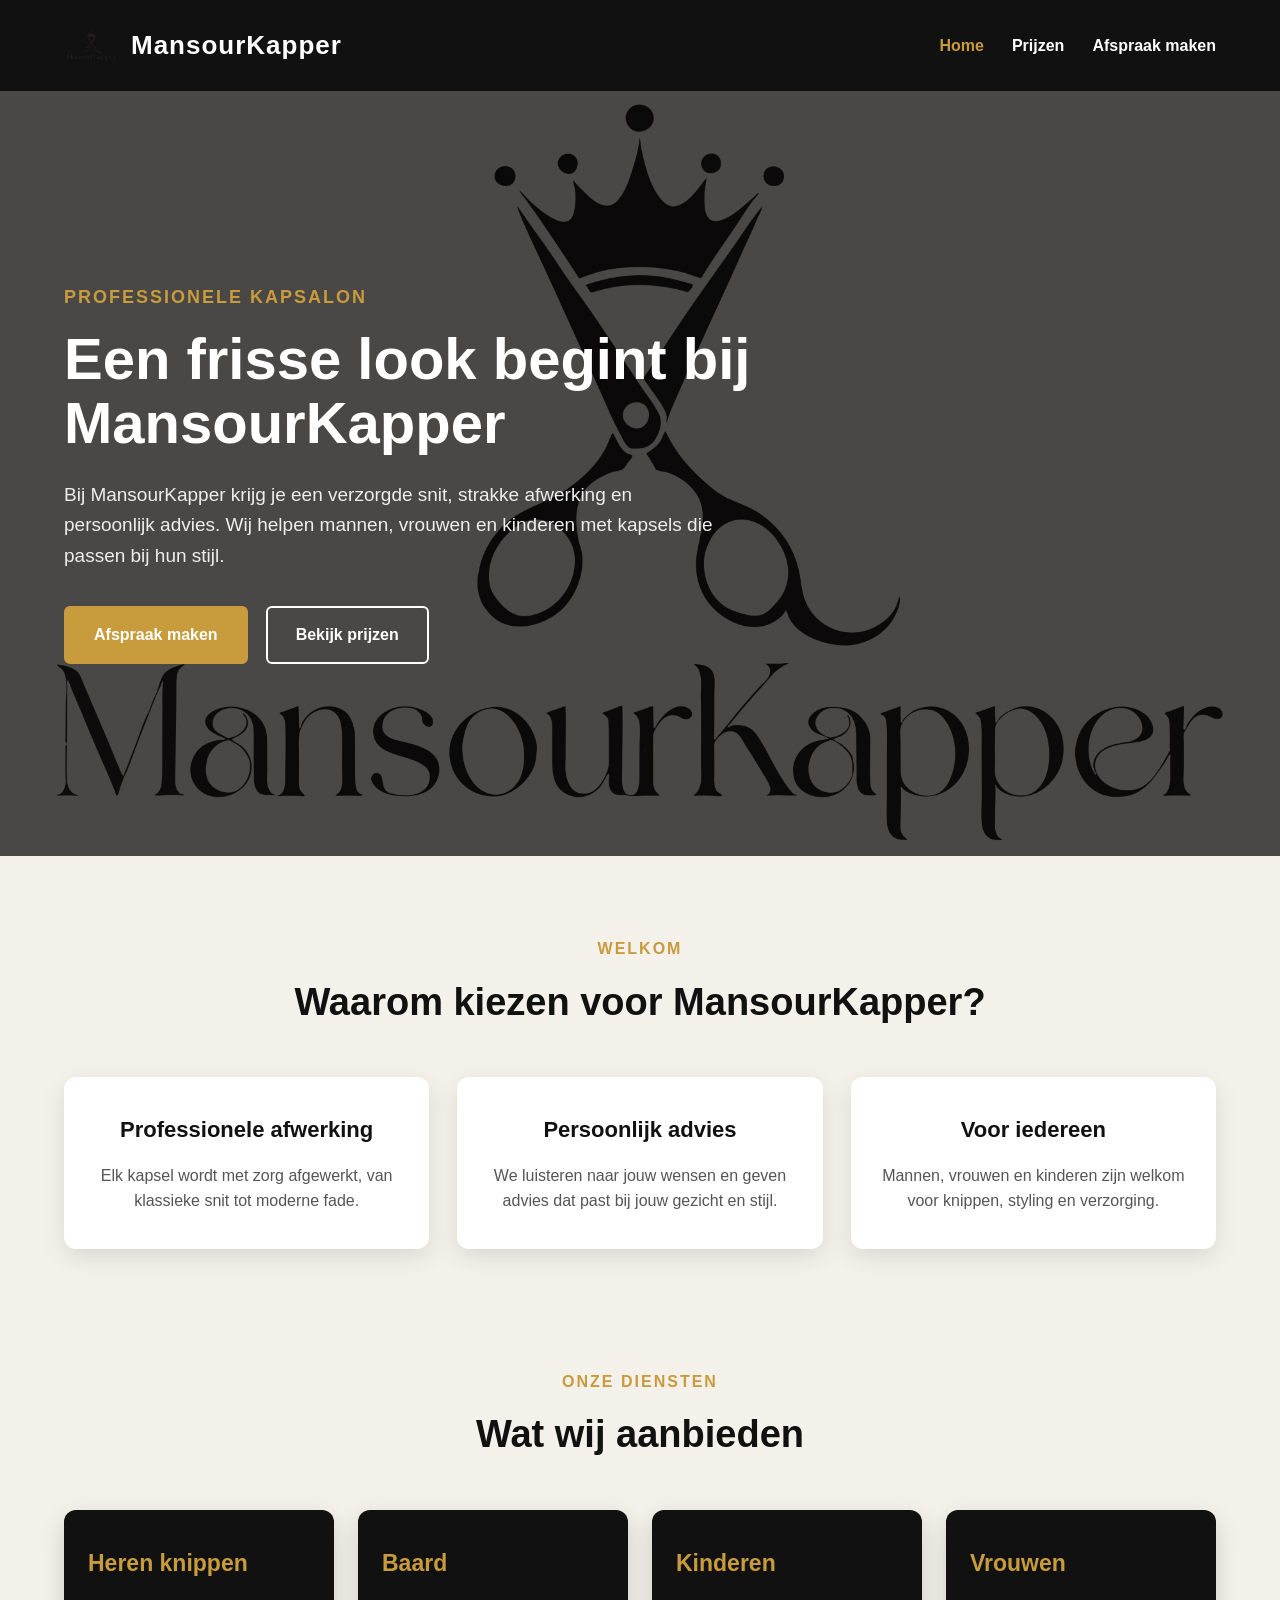
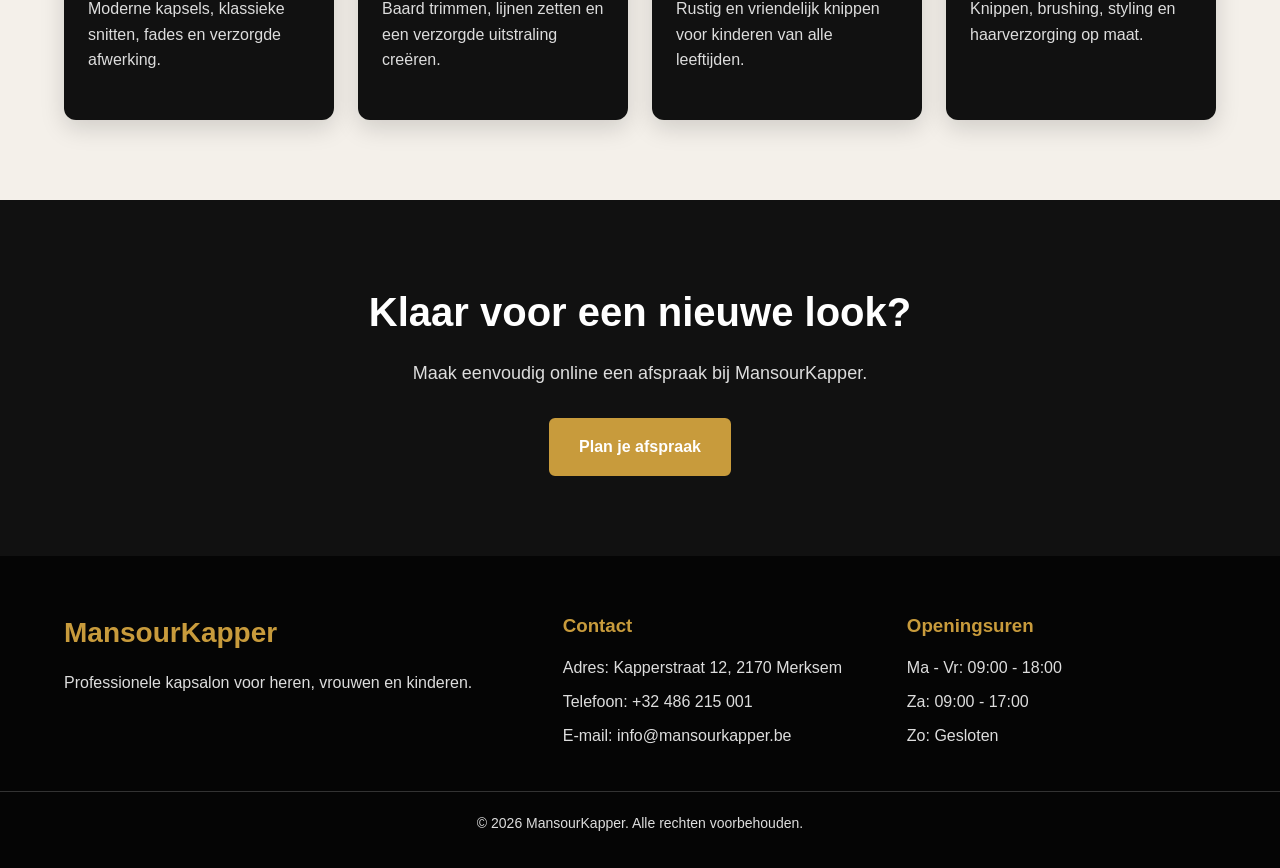
<file: index.html>
<!DOCTYPE html>
<html lang="nl">
<head>
    <meta charset="UTF-8">
    <meta name="viewport" content="width=device-width, initial-scale=1.0">
    <title>MansourKapper | Professionele kapper</title>
    <link rel="icon" type="image/png" href="images/BarberShoplogo.png">
    <link rel="stylesheet" href="CSS/site.css">
    <link rel="stylesheet" href="CSS/index.css">
    <script src="JavaScript/index.js" defer></script>
</head>
<body>

<header class="header">
    <nav class="navbar">
        <a href="index.html" class="logo-box">
            <img src="images/BarberShoplogo.png" alt="Logo van MansourKapper" class="logo-img">
            <span class="logo-text">MansourKapper</span>
        </a>

        <ul class="nav-links">
            <li><a href="index.html" class="active">Home</a></li>
            <li><a href="HTML/prijzen.html">Prijzen</a></li>
            <li><a href="HTML/afspraak.html">Afspraak maken</a></li>
        </ul>
    </nav>
</header>

<main>

    <section class="hero">
        <div class="hero-content">
            <p class="hero-subtitle">Professionele kapsalon</p>

            <h1>Een frisse look begint bij MansourKapper</h1>

            <p class="hero-text">
                Bij MansourKapper krijg je een verzorgde snit, strakke afwerking en persoonlijk advies.
                Wij helpen mannen, vrouwen en kinderen met kapsels die passen bij hun stijl.
            </p>

            <div class="hero-buttons">
                <a href="HTML/afspraak.html" class="btn btn-primary">Afspraak maken</a>
                <a href="HTML/prijzen.html" class="btn btn-secondary">Bekijk prijzen</a>
            </div>
        </div>
    </section>

    <section class="intro">
        <div class="section-title">
            <p>Welkom</p>
            <h2>Waarom kiezen voor MansourKapper?</h2>
        </div>

        <div class="intro-grid">
            <article class="intro-card">
                <h3>Professionele afwerking</h3>
                <p>
                    Elk kapsel wordt met zorg afgewerkt, van klassieke snit tot moderne fade.
                </p>
            </article>

            <article class="intro-card">
                <h3>Persoonlijk advies</h3>
                <p>
                    We luisteren naar jouw wensen en geven advies dat past bij jouw gezicht en stijl.
                </p>
            </article>

            <article class="intro-card">
                <h3>Voor iedereen</h3>
                <p>
                    Mannen, vrouwen en kinderen zijn welkom voor knippen, styling en verzorging.
                </p>
            </article>
        </div>
    </section>

    <section class="services">
        <div class="section-title">
            <p>Onze diensten</p>
            <h2>Wat wij aanbieden</h2>
        </div>

        <div class="services-grid">
            <article class="service-card">
                <h3>Heren knippen</h3>
                <p>Moderne kapsels, klassieke snitten, fades en verzorgde afwerking.</p>
            </article>

            <article class="service-card">
                <h3>Baard</h3>
                <p>Baard trimmen, lijnen zetten en een verzorgde uitstraling creëren.</p>
            </article>

            <article class="service-card">
                <h3>Kinderen</h3>
                <p>Rustig en vriendelijk knippen voor kinderen van alle leeftijden.</p>
            </article>

            <article class="service-card">
                <h3>Vrouwen</h3>
                <p>Knippen, brushing, styling en haarverzorging op maat.</p>
            </article>
        </div>
    </section>

    <section class="cta">
        <h2>Klaar voor een nieuwe look?</h2>
        <p>Maak eenvoudig online een afspraak bij MansourKapper.</p>
        <a href="HTML/afspraak.html" class="btn btn-primary">Plan je afspraak</a>
    </section>

</main>

<footer class="footer">
    <div class="footer-content">
        <div>
            <h2>MansourKapper</h2>
            <p>Professionele kapsalon voor heren, vrouwen en kinderen.</p>
        </div>

        <div>
            <h3>Contact</h3>
            <p>Adres: Kapperstraat 12, 2170 Merksem</p>
            <p>Telefoon: +32 486 215 001</p>
            <p>E-mail: info@mansourkapper.be</p>
        </div>

        <div>
            <h3>Openingsuren</h3>
            <p>Ma - Vr: 09:00 - 18:00</p>
            <p>Za: 09:00 - 17:00</p>
            <p>Zo: Gesloten</p>
        </div>
    </div>

    <p class="footer-bottom">&copy; 2026 MansourKapper. Alle rechten voorbehouden.</p>
</footer>

</body>
</html>
</file>
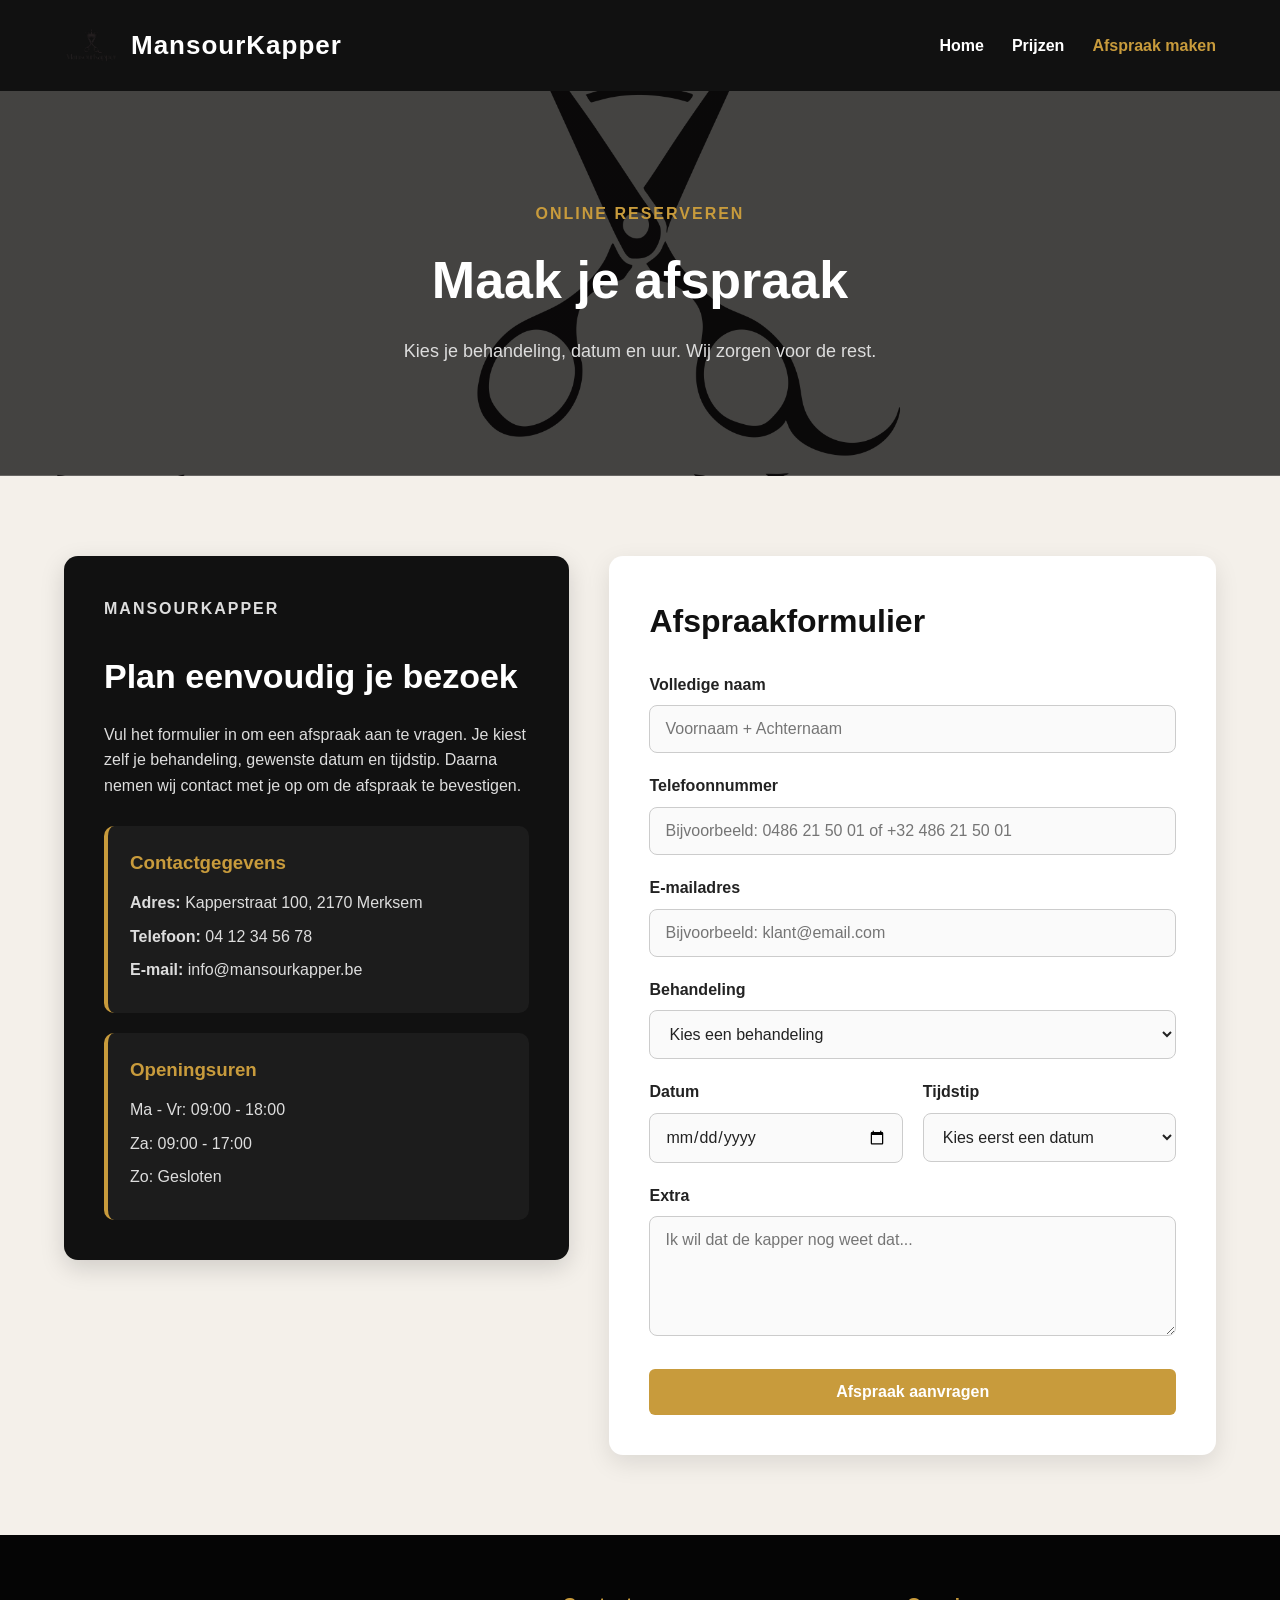
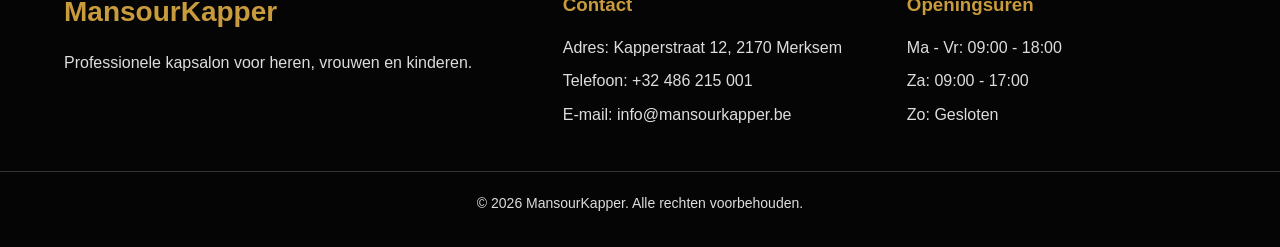
<file: HTML/afspraak.html>
<!DOCTYPE html>
<html lang="nl">
<head>
    <meta charset="UTF-8">
    <meta name="viewport" content="width=device-width, initial-scale=1.0">
    <title>Afspraak maken | MansourKapper</title>
    <link rel="icon" type="image/png" href="../images/BarberShoplogo.png">
    <link rel="stylesheet" href="../CSS/site.css">
    <link rel="stylesheet" href="../CSS/afspraak.css">

    <script src="../JavaScript/index.js" defer></script>
</head>
<body>

<header class="header">
    <nav class="navbar">
        <a href="../index.html" class="logo-box">
            <img src="../images/BarberShoplogo.png" alt="Logo van MansourKapper" class="logo-img">
            <span class="logo-text">MansourKapper</span>
        </a>

        <ul class="nav-links">
            <li><a href="../index.html">Home</a></li>
            <li><a href="prijzen.html">Prijzen</a></li>
            <li><a href="afspraak.html" class="active">Afspraak maken</a></li>
        </ul>
    </nav>
</header>

<main>

    <section class="appointment-hero">
        <div class="appointment-hero-content">
            <p>Online reserveren</p>
            <h1>Maak je afspraak</h1>
            <span>Kies je behandeling, datum en uur. Wij zorgen voor de rest.</span>
        </div>
    </section>

    <section class="appointment-section">
        <div class="appointment-container">

            <div class="appointment-info">
                <p class="small-title">MansourKapper</p>
                <h2>Plan eenvoudig je bezoek</h2>

                <p>
                    Vul het formulier in om een afspraak aan te vragen. Je kiest zelf je behandeling,
                    gewenste datum en tijdstip. Daarna nemen wij contact met je op om de afspraak te bevestigen.
                </p>

                <div class="info-box">
                    <h3>Contactgegevens</h3>
                    <p><strong>Adres:</strong> Kapperstraat 100, 2170 Merksem</p>
                    <p><strong>Telefoon:</strong> 04 12 34 56 78</p>
                    <p><strong>E-mail:</strong> info@mansourkapper.be</p>
                </div>

                <div class="info-box">
                    <h3>Openingsuren</h3>
                    <p>Ma - Vr: 09:00 - 18:00</p>
                    <p>Za: 09:00 - 17:00</p>
                    <p>Zo: Gesloten</p>
                </div>
            </div>

            <form class="appointment-form" id="appointmentForm">
                <h2>Afspraakformulier</h2>
                <div class="form-group">
                    <label for="naam">Volledige naam</label>
                    <input type="text" id="naam" name="naam" placeholder="Voornaam + Achternaam" required>
                </div>

                <div class="form-group">
                    <label for="telefoon">Telefoonnummer</label>
                    <input
                            type="tel"
                            id="telefoon"
                            name="telefoon"
                            placeholder="Bijvoorbeeld: 0486 21 50 01 of +32 486 21 50 01"
                            maxlength="20"
                            required
                    >                </div>

                <div class="form-group">
                    <label for="email">E-mailadres</label>
                    <input type="email" id="email" name="email" placeholder="Bijvoorbeeld: klant@email.com" required>
                </div>

                <div class="form-group">
                    <label for="behandeling">Behandeling</label>
                    <select id="behandeling" name="behandeling" required>
                        <option value="">Kies een behandeling</option>

                        <optgroup label="Heren">
                            <option value="heren-knippen">Heren knippen</option>
                            <option value="fade">Fade / skin fade</option>
                            <option value="knippen-wassen">Knippen + wassen</option>
                            <option value="knippen-baard">Knippen + baard</option>
                        </optgroup>

                        <optgroup label="Baard">
                            <option value="baard-trimmen">Baard trimmen</option>
                            <option value="baard-lijnen">Baard lijnen</option>
                            <option value="baard-verzorging">Baardverzorging</option>
                        </optgroup>

                        <optgroup label="Kinderen">
                            <option value="kinderen-knippen">Kinderen knippen</option>
                            <option value="kinderen-fade">Kinderen fade</option>
                        </optgroup>

                        <optgroup label="Vrouwen">
                            <option value="vrouwen-knippen">Vrouwen knippen</option>
                            <option value="brushing">Brushing</option>
                            <option value="knippen-brushing">Knippen + brushing</option>
                            <option value="styling">Styling</option>
                        </optgroup>

                        <optgroup label="Extra behandelingen">
                            <option value="permanent">Permanent</option>
                            <option value="kleuren">Kleuren</option>
                            <option value="haarmasker">Haarmasker</option>
                        </optgroup>
                    </select>
                </div>

                <div class="form-row">
                    <div class="form-group">
                        <label for="datum">Datum</label>
                        <input type="date" id="datum" name="datum" required>
                    </div>

                    <div class="form-group">
                        <label for="tijd">Tijdstip</label>
                        <select id="tijd" name="tijd" required>
                            <option value="">Kies een tijdstip</option>
                        </select>
                    </div>
                </div>

                <div class="form-group">
                    <label for="bericht">Extra</label>
                    <textarea id="bericht" name="bericht" rows="5" placeholder="Ik wil dat de kapper nog weet dat..."></textarea>
                </div>

                <button type="submit" class="btn btn-primary form-button">Afspraak aanvragen</button>

                <div id="appointmentMessage" class="appointment-message"></div>
            </form>

        </div>
    </section>

</main>

<footer class="footer">
    <div class="footer-content">
        <div>
            <h2>MansourKapper</h2>
            <p>Professionele kapsalon voor heren, vrouwen en kinderen.</p>
        </div>

        <div>
            <h3>Contact</h3>
            <p>Adres: Kapperstraat 12, 2170 Merksem</p>
            <p>Telefoon: +32 486 215 001</p>
            <p>E-mail: info@mansourkapper.be</p>
        </div>

        <div>
            <h3>Openingsuren</h3>
            <p>Ma - Vr: 09:00 - 18:00</p>
            <p>Za: 09:00 - 17:00</p>
            <p>Zo: Gesloten</p>
        </div>
    </div>

    <p class="footer-bottom">&copy; 2026 MansourKapper. Alle rechten voorbehouden.</p>
</footer>

</body>
</html>
</file>
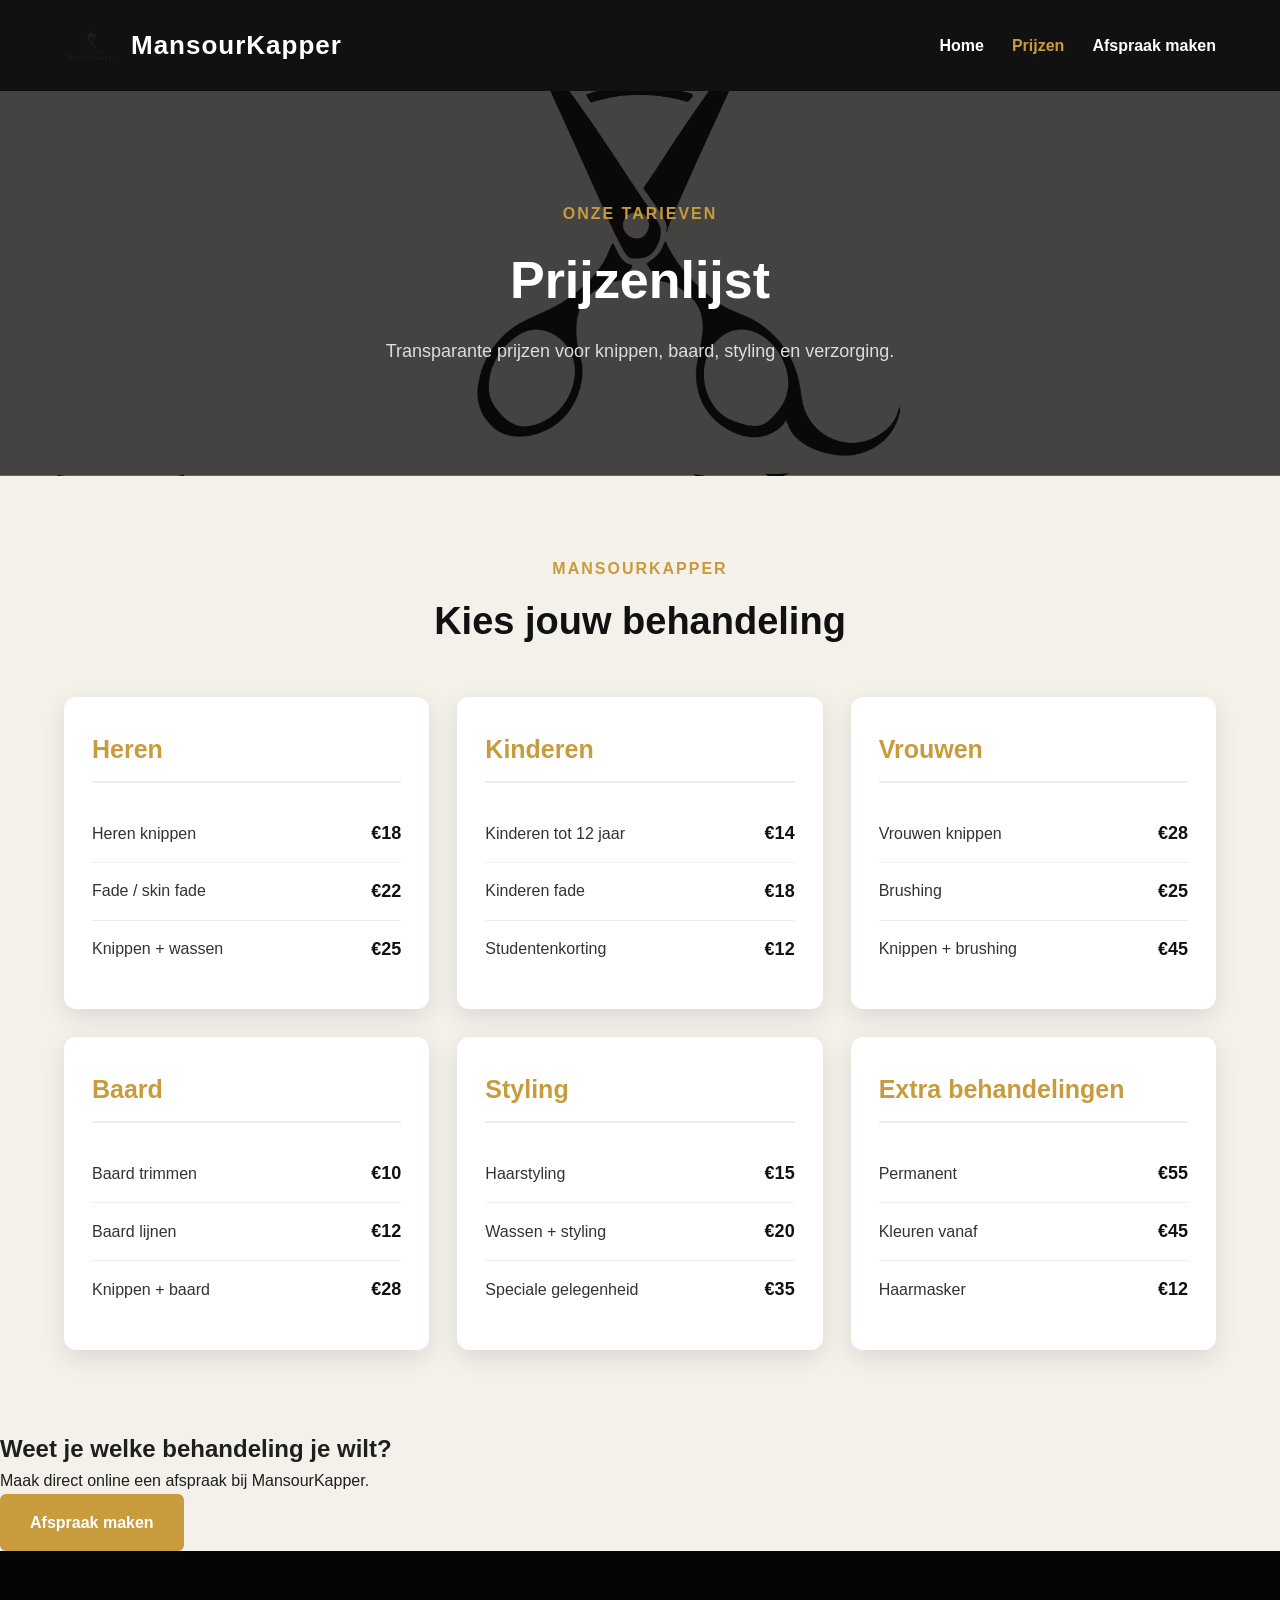
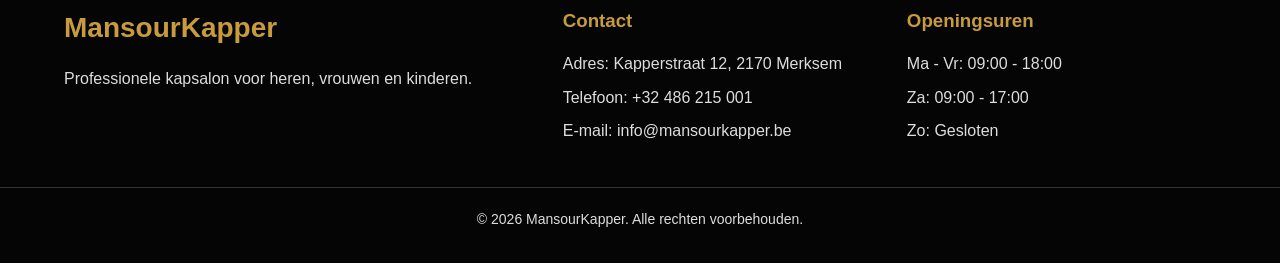
<file: HTML/prijzen.html>
<!DOCTYPE html>
<html lang="nl">
<head>
    <meta charset="UTF-8">
    <meta name="viewport" content="width=device-width, initial-scale=1.0">
    <title>Prijzen | MansourKapper</title>
    <link rel="icon" type="image/png" href="../images/BarberShoplogo.png">
    <link rel="stylesheet" href="../CSS/site.css">
    <link rel="stylesheet" href="../CSS/prijzen.css">
</head>
<body>

<header class="header">
    <nav class="navbar">
        <a href="../index.html" class="logo-box">
            <img src="../images/BarberShoplogo.png" alt="Logo van MansourKapper" class="logo-img">
            <span class="logo-text">MansourKapper</span>
        </a>

        <ul class="nav-links">
            <li><a href="../index.html">Home</a></li>
            <li><a href="prijzen.html" class="active">Prijzen</a></li>
            <li><a href="afspraak.html">Afspraak maken</a></li>
        </ul>
    </nav>
</header>

<main>

    <section class="page-hero">
        <div class="page-hero-content">
            <p>Onze tarieven</p>
            <h1>Prijzenlijst</h1>
            <span>Transparante prijzen voor knippen, baard, styling en verzorging.</span>
        </div>
    </section>

    <section class="price-section">
        <div class="section-title">
            <p>MansourKapper</p>
            <h2>Kies jouw behandeling</h2>
        </div>

        <div class="price-grid">

            <article class="price-card">
                <h3>Heren</h3>

                <div class="price-row">
                    <span>Heren knippen</span>
                    <strong>€18</strong>
                </div>

                <div class="price-row">
                    <span>Fade / skin fade</span>
                    <strong>€22</strong>
                </div>

                <div class="price-row">
                    <span>Knippen + wassen</span>
                    <strong>€25</strong>
                </div>
            </article>

            <article class="price-card">
                <h3>Kinderen</h3>

                <div class="price-row">
                    <span>Kinderen tot 12 jaar</span>
                    <strong>€14</strong>
                </div>

                <div class="price-row">
                    <span>Kinderen fade</span>
                    <strong>€18</strong>
                </div>

                <div class="price-row">
                    <span>Studentenkorting</span>
                    <strong>€12</strong>
                </div>
            </article>

            <article class="price-card">
                <h3>Vrouwen</h3>

                <div class="price-row">
                    <span>Vrouwen knippen</span>
                    <strong>€28</strong>
                </div>

                <div class="price-row">
                    <span>Brushing</span>
                    <strong>€25</strong>
                </div>

                <div class="price-row">
                    <span>Knippen + brushing</span>
                    <strong>€45</strong>
                </div>
            </article>

            <article class="price-card">
                <h3>Baard</h3>

                <div class="price-row">
                    <span>Baard trimmen</span>
                    <strong>€10</strong>
                </div>

                <div class="price-row">
                    <span>Baard lijnen</span>
                    <strong>€12</strong>
                </div>

                <div class="price-row">
                    <span>Knippen + baard</span>
                    <strong>€28</strong>
                </div>
            </article>

            <article class="price-card">
                <h3>Styling</h3>

                <div class="price-row">
                    <span>Haarstyling</span>
                    <strong>€15</strong>
                </div>

                <div class="price-row">
                    <span>Wassen + styling</span>
                    <strong>€20</strong>
                </div>

                <div class="price-row">
                    <span>Speciale gelegenheid</span>
                    <strong>€35</strong>
                </div>
            </article>

            <article class="price-card">
                <h3>Extra behandelingen</h3>

                <div class="price-row">
                    <span>Permanent</span>
                    <strong>€55</strong>
                </div>

                <div class="price-row">
                    <span>Kleuren vanaf</span>
                    <strong>€45</strong>
                </div>

                <div class="price-row">
                    <span>Haarmasker</span>
                    <strong>€12</strong>
                </div>
            </article>

        </div>
    </section>

    <section class="cta">
        <h2>Weet je welke behandeling je wilt?</h2>
        <p>Maak direct online een afspraak bij MansourKapper.</p>
        <a href="afspraak.html" class="btn btn-primary">Afspraak maken</a>
    </section>

</main>

<footer class="footer">
    <div class="footer-content">
        <div>
            <h2>MansourKapper</h2>
            <p>Professionele kapsalon voor heren, vrouwen en kinderen.</p>
        </div>

        <div>
            <h3>Contact</h3>
            <p>Adres: Kapperstraat 12, 2170 Merksem</p>
            <p>Telefoon: +32 486 215 001</p>
            <p>E-mail: info@mansourkapper.be</p>
        </div>

        <div>
            <h3>Openingsuren</h3>
            <p>Ma - Vr: 09:00 - 18:00</p>
            <p>Za: 09:00 - 17:00</p>
            <p>Zo: Gesloten</p>
        </div>
    </div>

    <p class="footer-bottom">&copy; 2026 MansourKapper. Alle rechten voorbehouden.</p>
</footer>

</body>
</html>
</file>
<file: CSS/site.css>
* {
    margin: 0;
    padding: 0;
    box-sizing: border-box;
}

html {
    scroll-behavior: smooth;
}

body {
    font-family: Arial, Helvetica, sans-serif;
    background-color: #f4f0ea;
    color: #1f1f1f;
    line-height: 1.6;
}

/* HEADER */

.header {
    width: 100%;
    background-color: #111111;
    position: sticky;
    top: 0;
    z-index: 1000;
}

.navbar {
    width: 90%;
    max-width: 1200px;
    margin: 0 auto;
    padding: 18px 0;

    display: flex;
    justify-content: space-between;
    align-items: center;
}

.logo-box {
    display: flex;
    align-items: center;
    gap: 12px;
    text-decoration: none;
}

.logo-img {
    width: 55px;
    height: 55px;
    object-fit: cover;
    border-radius: 50%;
}

.logo-text {
    color: #ffffff;
    font-size: 26px;
    font-weight: bold;
    letter-spacing: 1px;
}

.nav-links {
    list-style: none;
    display: flex;
    gap: 28px;
}

.nav-links a {
    color: #ffffff;
    text-decoration: none;
    font-size: 16px;
    font-weight: bold;
    transition: 0.3s;
}

.nav-links a:hover,
.nav-links .active {
    color: #c89b3c;
}

/* BUTTONS */

.btn {
    display: inline-block;
    padding: 14px 28px;
    border-radius: 6px;
    font-weight: bold;
    text-decoration: none;
    transition: 0.3s;
}

.btn-primary {
    background-color: #c89b3c;
    color: #ffffff;
    border: 2px solid #c89b3c;
}

.btn-primary:hover {
    background-color: #a77d2f;
    border-color: #a77d2f;
}

.btn-secondary {
    background-color: transparent;
    color: #ffffff;
    border: 2px solid #ffffff;
}

.btn-secondary:hover {
    background-color: #ffffff;
    color: #111111;
}

/* SECTION TITLE - KAN OP MEERDERE PAGINA'S GEBRUIKT WORDEN */

.section-title {
    text-align: center;
    margin-bottom: 45px;
}

.section-title p {
    color: #c89b3c;
    font-weight: bold;
    text-transform: uppercase;
    letter-spacing: 2px;
    margin-bottom: 10px;
}

.section-title h2 {
    font-size: 38px;
    color: #111111;
}

/* FOOTER */

.footer {
    background-color: #050505;
    color: #ffffff;
    padding: 55px 0 25px;
}

.footer-content {
    width: 90%;
    max-width: 1200px;
    margin: 0 auto 35px;

    display: grid;
    grid-template-columns: 1.5fr 1fr 1fr;
    gap: 35px;
}

.footer h2 {
    color: #c89b3c;
    font-size: 28px;
    margin-bottom: 15px;
}

.footer h3 {
    color: #c89b3c;
    margin-bottom: 15px;
}

.footer p {
    color: #dddddd;
    margin-bottom: 8px;
}

.footer-bottom {
    text-align: center;
    padding-top: 20px;
    border-top: 1px solid #333333;
    font-size: 14px;
}

/* RESPONSIVE ALGEMEEN */

@media screen and (max-width: 900px) {
    .navbar {
        flex-direction: column;
        gap: 18px;
    }

    .nav-links {
        gap: 18px;
        flex-wrap: wrap;
        justify-content: center;
    }

    .footer-content {
        grid-template-columns: 1fr;
        text-align: center;
    }
}

@media screen and (max-width: 600px) {
    .logo-text {
        font-size: 22px;
    }

    .logo-img {
        width: 45px;
        height: 45px;
    }

    .section-title h2 {
        font-size: 30px;
    }
}
</file>
<file: CSS/index.css>
/* HERO */

.hero {
    min-height: 85vh;
    background:
            linear-gradient(rgba(0, 0, 0, 0.70), rgba(0, 0, 0, 0.70)),
            url("../images/BarberShoplogo.png");
    background-size: cover;
    background-position: center;
    background-repeat: no-repeat;

    display: flex;
    align-items: center;
}

.hero-content {
    width: 90%;
    max-width: 1200px;
    margin: 0 auto;
    color: #ffffff;
}

.hero-subtitle {
    color: #c89b3c;
    font-size: 18px;
    font-weight: bold;
    text-transform: uppercase;
    margin-bottom: 15px;
    letter-spacing: 2px;
}

.hero h1 {
    max-width: 750px;
    font-size: 58px;
    line-height: 1.1;
    margin-bottom: 25px;
}

.hero-text {
    max-width: 650px;
    font-size: 19px;
    margin-bottom: 35px;
    color: #eeeeee;
}

.hero-buttons {
    display: flex;
    gap: 18px;
    flex-wrap: wrap;
}

/* INTRO */

.intro {
    width: 90%;
    max-width: 1200px;
    margin: 0 auto;
    padding: 80px 0;
}

.intro-grid {
    display: grid;
    grid-template-columns: repeat(3, 1fr);
    gap: 28px;
}

.intro-card {
    background-color: #ffffff;
    padding: 35px 28px;
    border-radius: 12px;
    text-align: center;
    box-shadow: 0 8px 25px rgba(0, 0, 0, 0.10);
    transition: 0.3s;
}

.intro-card:hover {
    transform: translateY(-8px);
}

.intro-card h3 {
    color: #111111;
    font-size: 22px;
    margin-bottom: 15px;
}

.intro-card p {
    color: #555555;
}

/* SERVICES */

.services {
    width: 90%;
    max-width: 1200px;
    margin: 0 auto;
    padding: 40px 0 80px;
}

.services-grid {
    display: grid;
    grid-template-columns: repeat(4, 1fr);
    gap: 24px;
}

.service-card {
    background-color: #111111;
    color: #ffffff;
    padding: 35px 24px;
    border-radius: 12px;
    min-height: 210px;
    box-shadow: 0 8px 25px rgba(0, 0, 0, 0.15);
    transition: 0.3s;
}

.service-card:hover {
    transform: translateY(-8px);
    background-color: #1c1c1c;
}

.service-card h3 {
    color: #c89b3c;
    font-size: 23px;
    margin-bottom: 14px;
}

.service-card p {
    color: #dddddd;
}

/* CTA */

.cta {
    background-color: #111111;
    color: #ffffff;
    text-align: center;
    padding: 80px 20px;
}

.cta h2 {
    font-size: 40px;
    margin-bottom: 15px;
}

.cta p {
    font-size: 18px;
    margin-bottom: 30px;
    color: #dddddd;
}

/* RESPONSIVE INDEX */

@media screen and (max-width: 900px) {
    .hero h1 {
        font-size: 42px;
    }

    .intro-grid {
        grid-template-columns: 1fr;
    }

    .services-grid {
        grid-template-columns: repeat(2, 1fr);
    }
}

@media screen and (max-width: 600px) {
    .hero {
        min-height: 75vh;
        text-align: center;
    }

    .hero h1 {
        font-size: 34px;
    }

    .hero-text {
        font-size: 16px;
    }

    .hero-buttons {
        justify-content: center;
    }

    .services-grid {
        grid-template-columns: 1fr;
    }

    .cta h2 {
        font-size: 30px;
    }
}
</file>
<file: CSS/afspraak.css>
/* AFSPRAAKPAGINA HERO */

.appointment-hero {
    background:
            linear-gradient(rgba(0, 0, 0, 0.72), rgba(0, 0, 0, 0.72)),
            url("../images/BarberShoplogo.png");
    background-size: cover;
    background-position: center;
    background-repeat: no-repeat;

    color: #ffffff;
    padding: 110px 20px;
    text-align: center;
}

.appointment-hero-content p {
    color: #c89b3c;
    text-transform: uppercase;
    font-weight: bold;
    letter-spacing: 2px;
    margin-bottom: 12px;
}

.appointment-hero-content h1 {
    font-size: 52px;
    margin-bottom: 15px;
}

.appointment-hero-content span {
    font-size: 18px;
    color: #dddddd;
}

/* AFSPRAAK SECTIE */

.appointment-section {
    width: 90%;
    max-width: 1200px;
    margin: 0 auto;
    padding: 80px 0;
}

.appointment-container {
    display: grid;
    grid-template-columns: 1fr 1.2fr;
    gap: 40px;
    align-items: start;
}

/* LINKERKANT INFO */

.appointment-info {
    background-color: #111111;
    color: #ffffff;
    padding: 40px;
    border-radius: 14px;
    box-shadow: 0 8px 25px rgba(0, 0, 0, 0.15);
}

.small-title {
    color: #c89b3c;
    text-transform: uppercase;
    font-weight: bold;
    letter-spacing: 2px;
    margin-bottom: 12px;
}

.appointment-info h2 {
    font-size: 34px;
    margin-bottom: 18px;
}

.appointment-info > p {
    color: #dddddd;
    margin-bottom: 28px;
}

.info-box {
    background-color: #1c1c1c;
    padding: 22px;
    border-radius: 10px;
    margin-top: 20px;
    border-left: 4px solid #c89b3c;
}

.info-box h3 {
    color: #c89b3c;
    margin-bottom: 12px;
}

.info-box p {
    color: #dddddd;
    margin-bottom: 8px;
}

/* FORMULIER */

.appointment-form {
    background-color: #ffffff;
    padding: 40px;
    border-radius: 14px;
    box-shadow: 0 8px 25px rgba(0, 0, 0, 0.10);
}

.appointment-form h2 {
    font-size: 32px;
    margin-bottom: 25px;
    color: #111111;
}

.form-group {
    margin-bottom: 20px;
}

.form-row {
    display: grid;
    grid-template-columns: 1fr 1fr;
    gap: 20px;
}

.form-group label {
    display: block;
    font-weight: bold;
    margin-bottom: 8px;
    color: #222222;
}

.form-group input,
.form-group select,
.form-group textarea {
    width: 100%;
    padding: 14px 15px;
    border: 1px solid #cccccc;
    border-radius: 8px;
    font-size: 16px;
    font-family: Arial, Helvetica, sans-serif;
    background-color: #fafafa;
    color: #222222;
    outline: none;
    transition: 0.3s;
}

.form-group input:focus,
.form-group select:focus,
.form-group textarea:focus {
    border-color: #c89b3c;
    background-color: #ffffff;
    box-shadow: 0 0 0 3px rgba(200, 155, 60, 0.20);
}

.form-group textarea {
    resize: vertical;
}

.form-button {
    width: 100%;
    border: none;
    cursor: pointer;
    font-size: 16px;
    margin-top: 5px;
}

.form-note {
    margin-top: 18px;
    font-size: 14px;
    color: #666666;
    text-align: center;
}

/* RESPONSIVE AFSPRAAKPAGINA */

@media screen and (max-width: 900px) {
    .appointment-container {
        grid-template-columns: 1fr;
    }

    .appointment-hero-content h1 {
        font-size: 42px;
    }

    .appointment-info,
    .appointment-form {
        padding: 32px;
    }
}

@media screen and (max-width: 600px) {
    .appointment-hero {
        padding: 80px 20px;
    }

    .appointment-hero-content h1 {
        font-size: 34px;
    }

    .appointment-hero-content span {
        font-size: 16px;
    }

    .form-row {
        grid-template-columns: 1fr;
        gap: 0;
    }

    .appointment-info,
    .appointment-form {
        padding: 25px;
    }

    .appointment-info h2,
    .appointment-form h2 {
        font-size: 28px;
    }
}

.form-group optgroup {
    font-weight: bold;
    color: #c89b3c;
}

.form-group option {
    color: #111111;
}

.appointment-message {
    margin-top: 18px;
    padding: 16px;
    border-radius: 8px;
    font-size: 15px;
    display: none;
}

.success-message {
    display: block;
    background-color: #e8f6ec;
    color: #1f7a3a;
    border: 1px solid #9bd3aa;
}

.error-message {
    display: block;
    background-color: #fdeaea;
    color: #a32323;
    border: 1px solid #e4a0a0;
}
</file>
<file: CSS/prijzen.css>
/* PRIJZENPAGINA HERO */

.page-hero {
    background:
            linear-gradient(rgba(0, 0, 0, 0.72), rgba(0, 0, 0, 0.72)),
            url("../images/BarberShoplogo.png");
    background-size: cover;
    background-position: center;
    background-repeat: no-repeat;

    color: #ffffff;
    padding: 110px 20px;
    text-align: center;
}

.page-hero-content p {
    color: #c89b3c;
    text-transform: uppercase;
    font-weight: bold;
    letter-spacing: 2px;
    margin-bottom: 12px;
}

.page-hero-content h1 {
    font-size: 52px;
    margin-bottom: 15px;
}

.page-hero-content span {
    font-size: 18px;
    color: #dddddd;
}

/* PRIJZEN SECTIE */

.price-section {
    width: 90%;
    max-width: 1200px;
    margin: 0 auto;
    padding: 80px 0;
}

.price-grid {
    display: grid;
    grid-template-columns: repeat(3, 1fr);
    gap: 28px;
}

.price-card {
    background-color: #ffffff;
    padding: 32px 28px;
    border-radius: 12px;
    box-shadow: 0 8px 25px rgba(0, 0, 0, 0.10);
    transition: 0.3s;
}

.price-card:hover {
    transform: translateY(-6px);
}

.price-card h3 {
    color: #c89b3c;
    font-size: 25px;
    margin-bottom: 22px;
    padding-bottom: 12px;
    border-bottom: 2px solid #eeeeee;
}

.price-row {
    display: flex;
    justify-content: space-between;
    align-items: center;
    gap: 20px;

    padding: 14px 0;
    border-bottom: 1px solid #eeeeee;
}

.price-row:last-child {
    border-bottom: none;
}

.price-row span {
    color: #333333;
}

.price-row strong {
    color: #111111;
    font-size: 18px;
}

/* RESPONSIVE PRIJZENPAGINA */

@media screen and (max-width: 900px) {
    .price-grid {
        grid-template-columns: repeat(2, 1fr);
    }

    .page-hero-content h1 {
        font-size: 42px;
    }
}

@media screen and (max-width: 600px) {
    .price-grid {
        grid-template-columns: 1fr;
    }

    .page-hero {
        padding: 80px 20px;
    }

    .page-hero-content h1 {
        font-size: 34px;
    }

    .page-hero-content span {
        font-size: 16px;
    }

    .price-row {
        flex-direction: column;
        align-items: flex-start;
        gap: 5px;
    }
}
</file>
